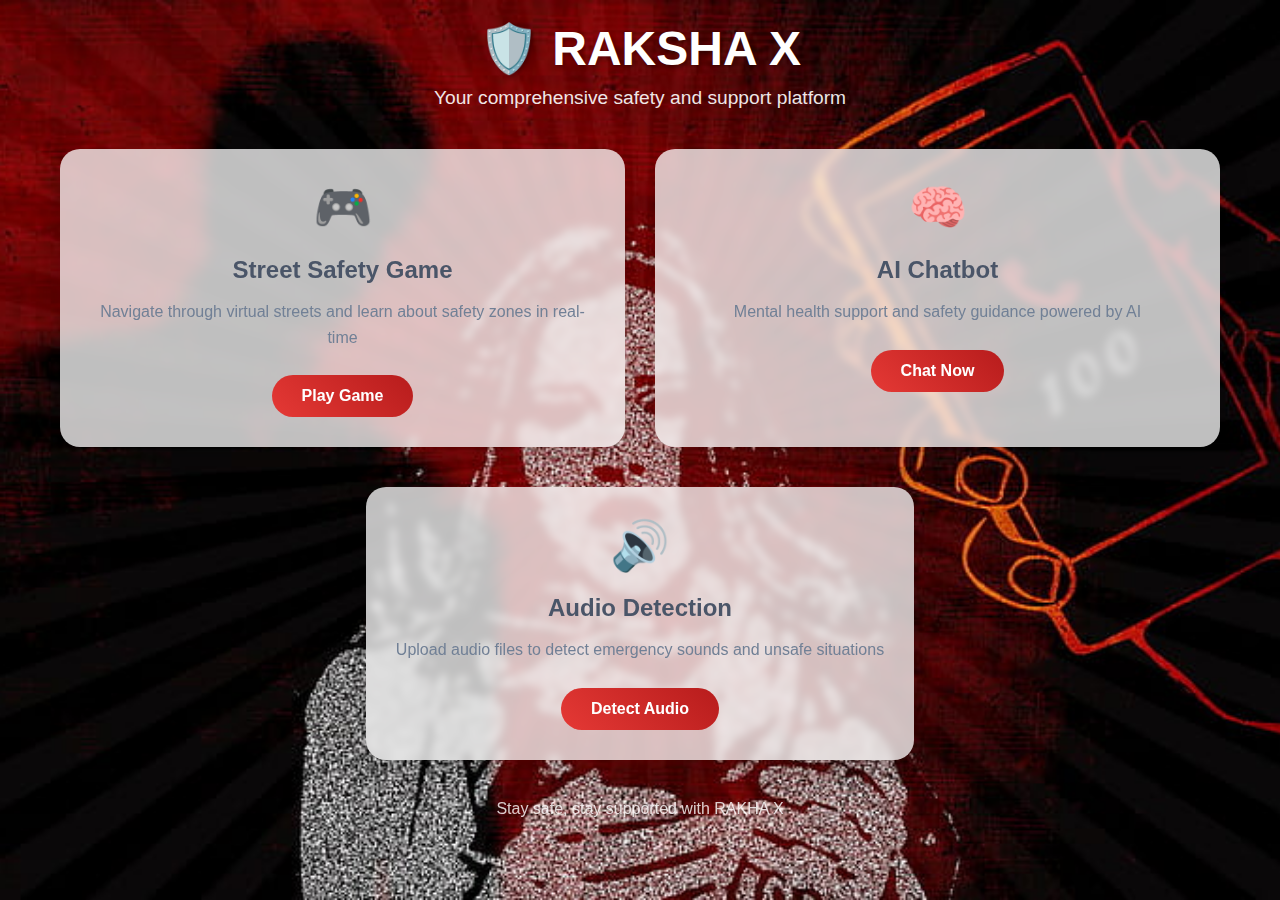
<file: templates/index.html>
<!DOCTYPE html>
<html lang="en">
<head>
    <meta charset="UTF-8">
    <meta name="viewport" content="width=device-width, initial-scale=1.0">
    <title>RAKSHA X - Safety & Support Platform</title>
    <link rel="stylesheet" href="/static/style.css">
</head>
<body>
    <div class="main-container">
        <div class="header">
            <h1>🛡️ RAKSHA X</h1>
            <p>Your comprehensive safety and support platform</p>
        </div>

        <div class="features-grid">
            <div class="feature-card">
                <div class="feature-icon">🎮</div>
                <h3>Street Safety Game</h3>
                <p>Navigate through virtual streets and learn about safety zones in real-time</p>
                <a href="/game" class="feature-btn">Play Game</a>
            </div>

            <div class="feature-card">
                <div class="feature-icon">🧠</div>
                <h3>AI Chatbot</h3>
                <p>Mental health support and safety guidance powered by AI</p>
                <a href="/chatbot" class="feature-btn">Chat Now</a>
            </div>
        </div>
        <div class="features-grid single-center">
            <div class="feature-card">
                <div class="feature-icon">🔊</div>
                <h3>Audio Detection</h3>
                <p>Upload audio files to detect emergency sounds and unsafe situations</p>
                <a href="/detect" class="feature-btn">Detect Audio</a>
            </div>
        </div>

        <div class="footer">
            <p>Stay safe, stay supported with RAKHA X</p>
        </div>
    </div>
</body>
</html>
</file>
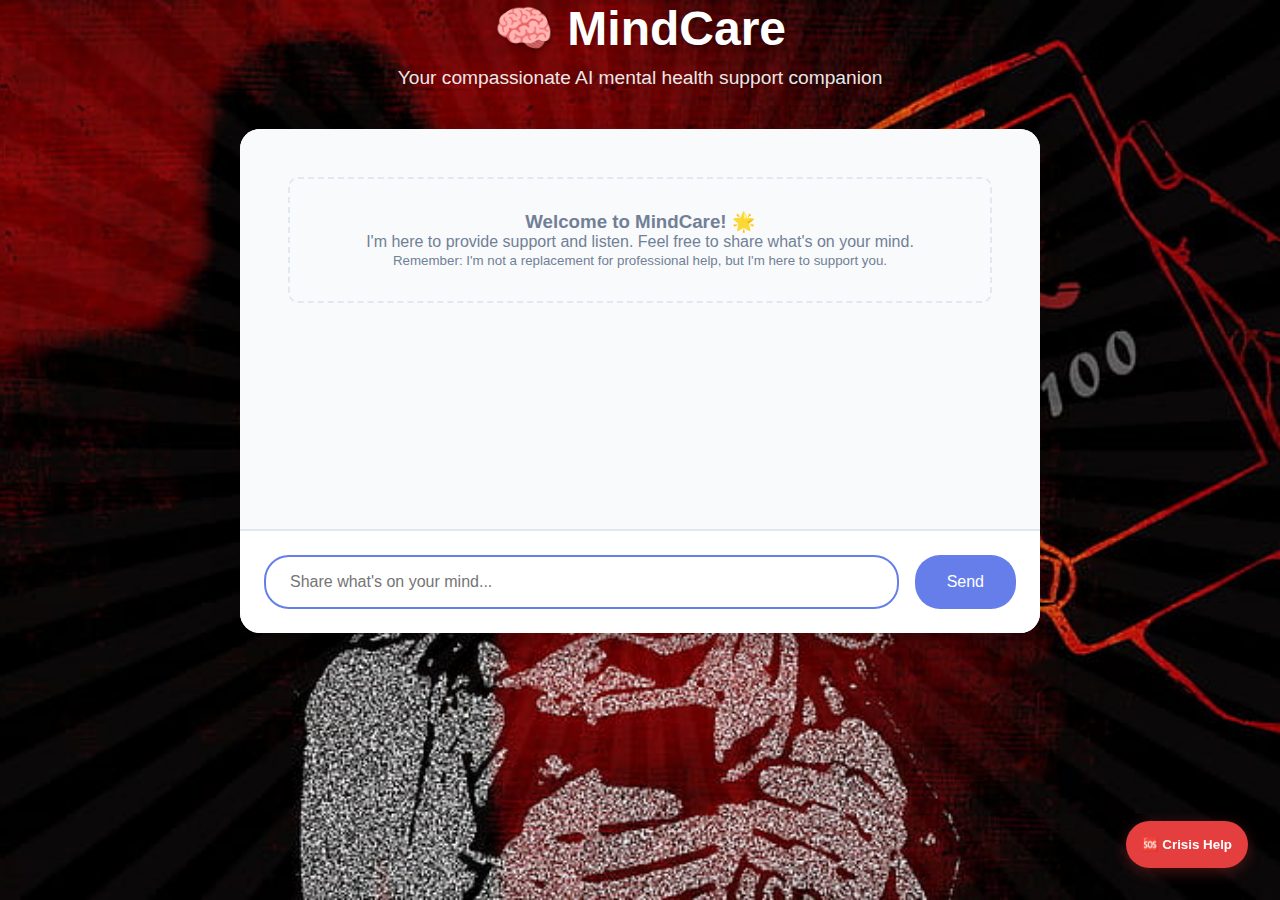
<file: STEP-4 RECOVERY/Templates/index.html>
<!DOCTYPE html>
<html lang="en">
<head>
    <meta charset="UTF-8">
    <meta name="viewport" content="width=device-width, initial-scale=1.0">
    <title>Mental Health chatbot</title>
    <link rel="stylesheet" href="/static/style.css">
</head>
<body>
    <div class="header">
        <h1>🧠 MindCare</h1>
        <p>Your compassionate AI mental health support companion</p>
    </div>

    <div class="chat-container">
        <div class="chat-messages" id="chatMessages">
            <div class="welcome-message">
                <h3>Welcome to MindCare! 🌟</h3>
                <p>I'm here to provide support and listen. Feel free to share what's on your mind.</p>
                <p><small>Remember: I'm not a replacement for professional help, but I'm here to support you.</small></p>
            </div>
        </div>
        <div class="loading" id="loading">
            MindCare is thinking... 💭
        </div>
        <div class="input-container">
            <input type="text" id="messageInput" class="message-input" 
                   placeholder="Share what's on your mind..." 
                   maxlength="500">
            <button id="sendButton" class="send-button">Send</button>
        </div>
    </div>

    <button class="crisis-button" onclick="showCrisisResources()">
        🆘 Crisis Help
    </button>

    <script src="/static/script.js"></script>
</body>
</html>
</file>
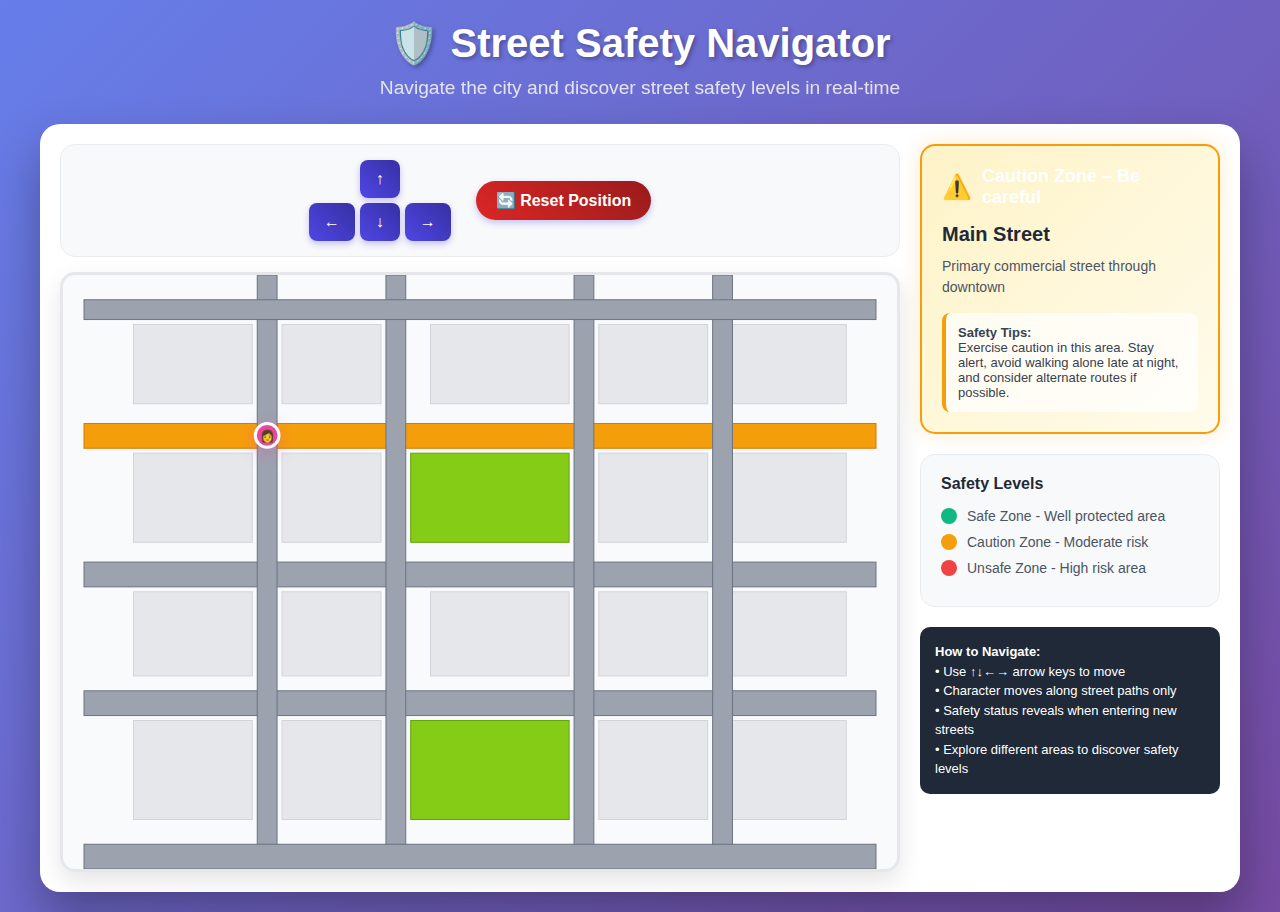
<file: Step-1 prevention/vector_street_safety_navigator.html>
<!DOCTYPE html>
<html lang="en">
<head>
    <meta charset="UTF-8">
    <meta name="viewport" content="width=device-width, initial-scale=1.0">
    <title>Street Safety Navigator - Vector Map Demo</title>
    <style>
        * {
            margin: 0;
            padding: 0;
            box-sizing: border-box;
        }

        body {
            font-family: 'Segoe UI', Tahoma, Geneva, Verdana, sans-serif;
            background: linear-gradient(135deg, #667eea 0%, #764ba2 100%);
            min-height: 100vh;
            display: flex;
            flex-direction: column;
            align-items: center;
            padding: 20px;
            color: white;
        }

        .header {
            text-align: center;
            margin-bottom: 25px;
            z-index: 1000;
        }

        .header h1 {
            font-size: 2.5em;
            margin-bottom: 10px;
            text-shadow: 2px 2px 4px rgba(0,0,0,0.3);
            color: white;
        }

        .header p {
            font-size: 1.2em;
            opacity: 0.9;
            color: #f0f0f0;
        }

        .demo-container {
            background: white;
            border-radius: 20px;
            box-shadow: 0 25px 50px rgba(0,0,0,0.3);
            padding: 20px;
            max-width: 1200px;
            width: 100%;
            display: flex;
            gap: 20px;
            position: relative;
        }

        .map-container {
            flex: 1;
            display: flex;
            flex-direction: column;
        }

        .controls {
            background: #f8f9fa;
            padding: 15px;
            border-radius: 15px;
            margin-bottom: 15px;
            display: flex;
            justify-content: center;
            align-items: center;
            gap: 10px;
            border: 1px solid #e9ecef;
        }

        .control-group {
            display: flex;
            flex-direction: column;
            align-items: center;
            gap: 5px;
        }

        .control-row {
            display: flex;
            gap: 5px;
        }

        .control-btn {
            background: linear-gradient(45deg, #4f46e5, #3730a3);
            color: white;
            border: none;
            padding: 10px 15px;
            border-radius: 8px;
            font-size: 16px;
            cursor: pointer;
            transition: all 0.2s ease;
            min-width: 40px;
            font-weight: bold;
            box-shadow: 0 3px 6px rgba(79, 70, 229, 0.3);
        }

        .control-btn:hover {
            transform: translateY(-2px);
            box-shadow: 0 5px 15px rgba(79, 70, 229, 0.4);
        }

        .reset-btn {
            background: linear-gradient(45deg, #dc2626, #991b1b);
            padding: 10px 20px;
            border-radius: 20px;
            margin-left: 15px;
        }

        .map-svg {
            width: 100%;
            height: 600px;
            border: 3px solid #e5e7eb;
            border-radius: 15px;
            background: #f8fafc;
            box-shadow: 0 10px 25px rgba(0,0,0,0.1);
        }

        .sidebar {
            width: 300px;
            display: flex;
            flex-direction: column;
            gap: 20px;
        }

        .safety-panel {
            background: linear-gradient(135deg, #f8f9fa, #e9ecef);
            border-radius: 15px;
            padding: 20px;
            border: 2px solid #dee2e6;
            min-height: 200px;
            transition: all 0.3s ease;
        }

        .safety-panel.safe {
            background: linear-gradient(135deg, #d1fae5, #ecfdf5);
            border-color: #10b981;
            box-shadow: 0 0 20px rgba(16, 185, 129, 0.2);
        }

        .safety-panel.caution {
            background: linear-gradient(135deg, #fef3c7, #fffbeb);
            border-color: #f59e0b;
            box-shadow: 0 0 20px rgba(245, 158, 11, 0.2);
        }

        .safety-panel.unsafe {
            background: linear-gradient(135deg, #fecaca, #fef2f2);
            border-color: #ef4444;
            box-shadow: 0 0 20px rgba(239, 68, 68, 0.2);
            animation: danger-pulse 2s infinite;
        }

        @keyframes danger-pulse {
            0%, 100% { box-shadow: 0 0 20px rgba(239, 68, 68, 0.2); }
            50% { box-shadow: 0 0 30px rgba(239, 68, 68, 0.4); }
        }

        .safety-status {
            display: flex;
            align-items: center;
            gap: 10px;
            font-size: 18px;
            font-weight: bold;
            margin-bottom: 15px;
        }

        .safety-icon {
            font-size: 24px;
        }

        .street-name {
            font-size: 20px;
            font-weight: bold;
            color: #1f2937;
            margin-bottom: 10px;
        }

        .safety-description {
            font-size: 14px;
            color: #4b5563;
            line-height: 1.5;
            margin-bottom: 15px;
        }

        .safety-tips {
            background: rgba(255, 255, 255, 0.7);
            padding: 12px;
            border-radius: 8px;
            font-size: 13px;
            color: #374151;
            border-left: 4px solid;
        }

        .safety-tips.safe { border-left-color: #10b981; }
        .safety-tips.caution { border-left-color: #f59e0b; }
        .safety-tips.unsafe { border-left-color: #ef4444; }

        .legend {
            background: #f8f9fa;
            border-radius: 15px;
            padding: 20px;
            border: 1px solid #e9ecef;
        }

        .legend h3 {
            color: #1f2937;
            margin-bottom: 15px;
            font-size: 16px;
        }

        .legend-item {
            display: flex;
            align-items: center;
            gap: 10px;
            margin-bottom: 10px;
            font-size: 14px;
            color: #4b5563;
        }

        .legend-dot {
            width: 16px;
            height: 16px;
            border-radius: 50%;
        }

        .safe-dot { background: #10b981; }
        .caution-dot { background: #f59e0b; }
        .unsafe-dot { background: #ef4444; }

        .instructions {
            background: #1f2937;
            color: white;
            padding: 15px;
            border-radius: 10px;
            font-size: 13px;
            line-height: 1.5;
        }

        /* Street styles */
        .street {
            fill: #9ca3af;
            stroke: #6b7280;
            stroke-width: 1;
            cursor: pointer;
            transition: all 0.3s ease;
        }

        .street.visited.safe {
            fill: #10b981;
            stroke: #059669;
        }

        .street.visited.caution {
            fill: #f59e0b;
            stroke: #d97706;
        }

        .street.visited.unsafe {
            fill: #ef4444;
            stroke: #dc2626;
        }

        .building {
            fill: #e5e7eb;
            stroke: #d1d5db;
            stroke-width: 1;
        }

        .park {
            fill: #84cc16;
            stroke: #65a30d;
            stroke-width: 1;
        }

        .character {
            fill: #ec4899;
            stroke: white;
            stroke-width: 3;
            filter: drop-shadow(0 4px 8px rgba(236, 72, 153, 0.4));
            animation: character-glow 3s infinite;
        }

        @keyframes character-glow {
            0%, 100% { filter: drop-shadow(0 4px 8px rgba(236, 72, 153, 0.4)); }
            50% { filter: drop-shadow(0 6px 15px rgba(236, 72, 153, 0.6)); }
        }

        .initial-message {
            text-align: center;
            color: #6b7280;
            font-style: italic;
            padding: 30px;
        }

        @media (max-width: 768px) {
            .demo-container {
                flex-direction: column;
                padding: 15px;
            }
            .sidebar {
                width: 100%;
            }
            .header h1 {
                font-size: 2em;
            }
            .map-svg {
                height: 400px;
            }
        }
    </style>
</head>
<body>
    <div class="header">
        <h1>🛡️ Street Safety Navigator</h1>
        <p>Navigate the city and discover street safety levels in real-time</p>
    </div>

    <div class="demo-container">
        <div class="map-container">
            <div class="controls">
                <div class="control-group">
                    <div class="control-row">
                        <button class="control-btn" onclick="moveCharacter('up')">↑</button>
                    </div>
                    <div class="control-row">
                        <button class="control-btn" onclick="moveCharacter('left')">←</button>
                        <button class="control-btn" onclick="moveCharacter('down')">↓</button>
                        <button class="control-btn" onclick="moveCharacter('right')">→</button>
                    </div>
                </div>
                <button class="control-btn reset-btn" onclick="resetCharacter()">🔄 Reset Position</button>
            </div>

            <svg class="map-svg" id="mapSvg" viewBox="0 0 800 600">
                <!-- Background -->
                <rect width="800" height="600" fill="#f8fafc"/>
                
                <!-- Buildings (gray blocks) -->
                <rect x="50" y="50" width="120" height="80" class="building"/>
                <rect x="200" y="50" width="100" height="80" class="building"/>
                <rect x="350" y="50" width="140" height="80" class="building"/>
                <rect x="520" y="50" width="110" height="80" class="building"/>
                <rect x="650" y="50" width="120" height="80" class="building"/>
                
                <rect x="50" y="180" width="120" height="90" class="building"/>
                <rect x="200" y="180" width="100" height="90" class="building"/>
                <rect x="520" y="180" width="110" height="90" class="building"/>
                <rect x="650" y="180" width="120" height="90" class="building"/>
                
                <rect x="50" y="320" width="120" height="85" class="building"/>
                <rect x="200" y="320" width="100" height="85" class="building"/>
                <rect x="350" y="320" width="140" height="85" class="building"/>
                <rect x="520" y="320" width="110" height="85" class="building"/>
                <rect x="650" y="320" width="120" height="85" class="building"/>
                
                <rect x="50" y="450" width="120" height="100" class="building"/>
                <rect x="200" y="450" width="100" height="100" class="building"/>
                <rect x="520" y="450" width="110" height="100" class="building"/>
                <rect x="650" y="450" width="120" height="100" class="building"/>
                
                <!-- Parks (green areas) -->
                <rect x="330" y="180" width="160" height="90" class="park"/>
                <rect x="330" y="450" width="160" height="100" class="park"/>
                
                <!-- Streets (horizontal) -->
                <rect x="0" y="150" width="800" height="25" class="street" data-street="Main Street" data-safety="safe"/>
                <rect x="0" y="290" width="800" height="25" class="street" data-street="Central Avenue" data-safety="caution"/>
                <rect x="0" y="420" width="800" height="25" class="street" data-street="Oak Boulevard" data-safety="unsafe"/>
                
                <!-- Streets (vertical) -->
                <rect x="175" y="0" width="20" height="600" class="street" data-street="First Street" data-safety="safe"/>
                <rect x="305" y="0" width="20" height="600" class="street" data-street="Second Street" data-safety="caution"/>
                <rect x="495" y="0" width="20" height="600" class="street" data-street="Third Street" data-safety="unsafe"/>
                <rect x="635" y="0" width="20" height="600" class="street" data-street="Fourth Street" data-safety="safe"/>
                
                <!-- Additional connecting streets -->
                <rect x="0" y="25" width="800" height="20" class="street" data-street="North Road" data-safety="caution"/>
                <rect x="0" y="575" width="800" height="25" class="street" data-street="South Street" data-safety="unsafe"/>
                
                <!-- Character (female icon) -->
                <circle id="character" cx="185" cy="162" r="12" class="character"/>
                <text x="185" y="167" text-anchor="middle" fill="white" font-size="12" font-weight="bold" pointer-events="none">👩</text>
            </svg>
        </div>

        <div class="sidebar">
            <div class="safety-panel" id="safetyPanel">
                <div class="initial-message">
                    <h3>🚶‍♀️ Start Exploring</h3>
                    <p>Use arrow keys to navigate through the streets. Safety information will be revealed as you explore different areas.</p>
                </div>
            </div>

            <div class="legend">
                <h3>Safety Levels</h3>
                <div class="legend-item">
                    <div class="legend-dot safe-dot"></div>
                    <span>Safe Zone - Well protected area</span>
                </div>
                <div class="legend-item">
                    <div class="legend-dot caution-dot"></div>
                    <span>Caution Zone - Moderate risk</span>
                </div>
                <div class="legend-item">
                    <div class="legend-dot unsafe-dot"></div>
                    <span>Unsafe Zone - High risk area</span>
                </div>
            </div>

            <div class="instructions">
                <strong>How to Navigate:</strong><br>
                • Use ↑↓←→ arrow keys to move<br>
                • Character moves along street paths only<br>
                • Safety status reveals when entering new streets<br>
                • Explore different areas to discover safety levels
            </div>
        </div>
    </div>

    <script>
        class StreetSafetyNavigator {
            constructor() {
                this.character = document.getElementById('character');
                this.characterText = this.character.nextElementSibling;
                this.safetyPanel = document.getElementById('safetyPanel');
                
                this.currentX = 185;
                this.currentY = 162;
                this.currentStreet = null;
                this.visitedStreets = new Set();
                this.moveStep = 15;

                // Street data with randomized safety (hidden initially)
                this.streets = {
                    "Main Street": {
                        safety: this.getRandomSafety(),
                        description: "Primary commercial street through downtown",
                        bounds: { minX: 0, maxX: 800, minY: 150, maxY: 175 }
                    },
                    "Central Avenue": {
                        safety: this.getRandomSafety(),
                        description: "Mixed residential and commercial area",
                        bounds: { minX: 0, maxX: 800, minY: 290, maxY: 315 }
                    },
                    "Oak Boulevard": {
                        safety: this.getRandomSafety(),
                        description: "Residential street with tree-lined sidewalks",
                        bounds: { minX: 0, maxX: 800, minY: 420, maxY: 445 }
                    },
                    "First Street": {
                        safety: this.getRandomSafety(),
                        description: "Historic district with vintage shops",
                        bounds: { minX: 175, maxX: 195, minY: 0, maxY: 600 }
                    },
                    "Second Street": {
                        safety: this.getRandomSafety(),
                        description: "Business district with office buildings",
                        bounds: { minX: 305, maxX: 325, minY: 0, maxY: 600 }
                    },
                    "Third Street": {
                        safety: this.getRandomSafety(),
                        description: "Quiet residential area",
                        bounds: { minX: 495, maxX: 515, minY: 0, maxY: 600 }
                    },
                    "Fourth Street": {
                        safety: this.getRandomSafety(),
                        description: "Entertainment district with restaurants",
                        bounds: { minX: 635, maxX: 655, minY: 0, maxY: 600 }
                    },
                    "North Road": {
                        safety: this.getRandomSafety(),
                        description: "Northern perimeter road",
                        bounds: { minX: 0, maxX: 800, minY: 25, maxY: 45 }
                    },
                    "South Street": {
                        safety: this.getRandomSafety(),
                        description: "Southern industrial area",
                        bounds: { minX: 0, maxX: 800, minY: 575, maxY: 600 }
                    }
                };

                this.setupEventListeners();
                this.checkCurrentStreet();
            }

            getRandomSafety() {
                const safetyLevels = ['safe', 'caution', 'unsafe'];
                return safetyLevels[Math.floor(Math.random() * safetyLevels.length)];
            }

            setupEventListeners() {
                document.addEventListener('keydown', (e) => {
                    e.preventDefault();
                    switch(e.key) {
                        case 'ArrowUp': this.moveCharacter('up'); break;
                        case 'ArrowDown': this.moveCharacter('down'); break;
                        case 'ArrowLeft': this.moveCharacter('left'); break;
                        case 'ArrowRight': this.moveCharacter('right'); break;
                    }
                });
            }

            moveCharacter(direction) {
                let newX = this.currentX;
                let newY = this.currentY;

                switch(direction) {
                    case 'up':
                        newY -= this.moveStep;
                        break;
                    case 'down':
                        newY += this.moveStep;
                        break;
                    case 'left':
                        newX -= this.moveStep;
                        break;
                    case 'right':
                        newX += this.moveStep;
                        break;
                }

                // Check if new position is on a valid street
                const streetAtPosition = this.getStreetAtPosition(newX, newY);
                
                if (streetAtPosition && this.isValidPosition(newX, newY)) {
                    this.currentX = newX;
                    this.currentY = newY;
                    this.updateCharacterPosition();
                    
                    // Check if we entered a new street
                    if (this.currentStreet !== streetAtPosition) {
                        this.currentStreet = streetAtPosition;
                        this.revealStreetSafety(streetAtPosition);
                    }
                }
            }

            isValidPosition(x, y) {
                // Keep character within map bounds
                return x >= 10 && x <= 790 && y >= 10 && y <= 590;
            }

            getStreetAtPosition(x, y) {
                for (const [streetName, data] of Object.entries(this.streets)) {
                    const bounds = data.bounds;
                    if (x >= bounds.minX && x <= bounds.maxX && 
                        y >= bounds.minY && y <= bounds.maxY) {
                        return streetName;
                    }
                }
                return null;
            }

            updateCharacterPosition() {
                this.character.setAttribute('cx', this.currentX);
                this.character.setAttribute('cy', this.currentY);
                this.characterText.setAttribute('x', this.currentX);
                this.characterText.setAttribute('y', this.currentY + 5);
            }

            revealStreetSafety(streetName) {
                const streetData = this.streets[streetName];
                if (!streetData) return;

                // Mark street as visited and color it
                if (!this.visitedStreets.has(streetName)) {
                    this.visitedStreets.add(streetName);
                    this.colorVisitedStreet(streetName, streetData.safety);
                }

                this.updateSafetyPanel(streetName, streetData);
            }

            colorVisitedStreet(streetName, safety) {
                const streetElements = document.querySelectorAll(`[data-street="${streetName}"]`);
                streetElements.forEach(element => {
                    element.classList.add('visited', safety);
                });
            }

            updateSafetyPanel(streetName, streetData) {
                const { safety, description } = streetData;
                
                const safetyInfo = {
                    safe: {
                        icon: '✅',
                        status: 'Safe Zone',
                        message: 'Street is safe',
                        tips: 'This area has good lighting, regular foot traffic, and security presence. Safe for walking at all times.'
                    },
                    caution: {
                        icon: '⚠️',
                        status: 'Caution Zone',
                        message: 'Be careful',
                        tips: 'Exercise caution in this area. Stay alert, avoid walking alone late at night, and consider alternate routes if possible.'
                    },
                    unsafe: {
                        icon: '🚨',
                        status: 'Unsafe Zone',
                        message: 'Danger detected',
                        tips: 'HIGH RISK AREA: Poor lighting, isolated location, or recent incidents reported. Avoid if possible, especially after dark.'
                    }
                };

                const info = safetyInfo[safety];
                
                this.safetyPanel.className = `safety-panel ${safety}`;
                this.safetyPanel.innerHTML = `
                    <div class="safety-status">
                        <span class="safety-icon">${info.icon}</span>
                        <span>${info.status} – ${info.message}</span>
                    </div>
                    <div class="street-name">${streetName}</div>
                    <div class="safety-description">${description}</div>
                    <div class="safety-tips ${safety}">
                        <strong>Safety Tips:</strong><br>
                        ${info.tips}
                    </div>
                `;
            }

            checkCurrentStreet() {
                const streetAtPosition = this.getStreetAtPosition(this.currentX, this.currentY);
                if (streetAtPosition) {
                    this.currentStreet = streetAtPosition;
                    this.revealStreetSafety(streetAtPosition);
                }
            }

            resetCharacter() {
                // Reset to starting position
                this.currentX = 185;
                this.currentY = 162;
                this.currentStreet = null;
                
                // Clear visited streets
                this.visitedStreets.clear();
                
                // Reset street colors
                const visitedStreets = document.querySelectorAll('.street.visited');
                visitedStreets.forEach(street => {
                    street.classList.remove('visited', 'safe', 'caution', 'unsafe');
                });
                
                // Re-randomize safety levels
                Object.keys(this.streets).forEach(streetName => {
                    this.streets[streetName].safety = this.getRandomSafety();
                });
                
                // Reset panel
                this.safetyPanel.className = 'safety-panel';
                this.safetyPanel.innerHTML = `
                    <div class="initial-message">
                        <h3>🚶‍♀️ Start Exploring</h3>
                        <p>Use arrow keys to navigate through the streets. Safety information will be revealed as you explore different areas.</p>
                    </div>
                `;
                
                this.updateCharacterPosition();
                this.checkCurrentStreet();
            }
        }

        // Initialize the navigator
        const navigator = new StreetSafetyNavigator();

        // Global functions for button controls
        function moveCharacter(direction) {
            navigator.moveCharacter(direction);
        }

        function resetCharacter() {
            navigator.resetCharacter();
        }
    </script>
</body>
</html>
</file>
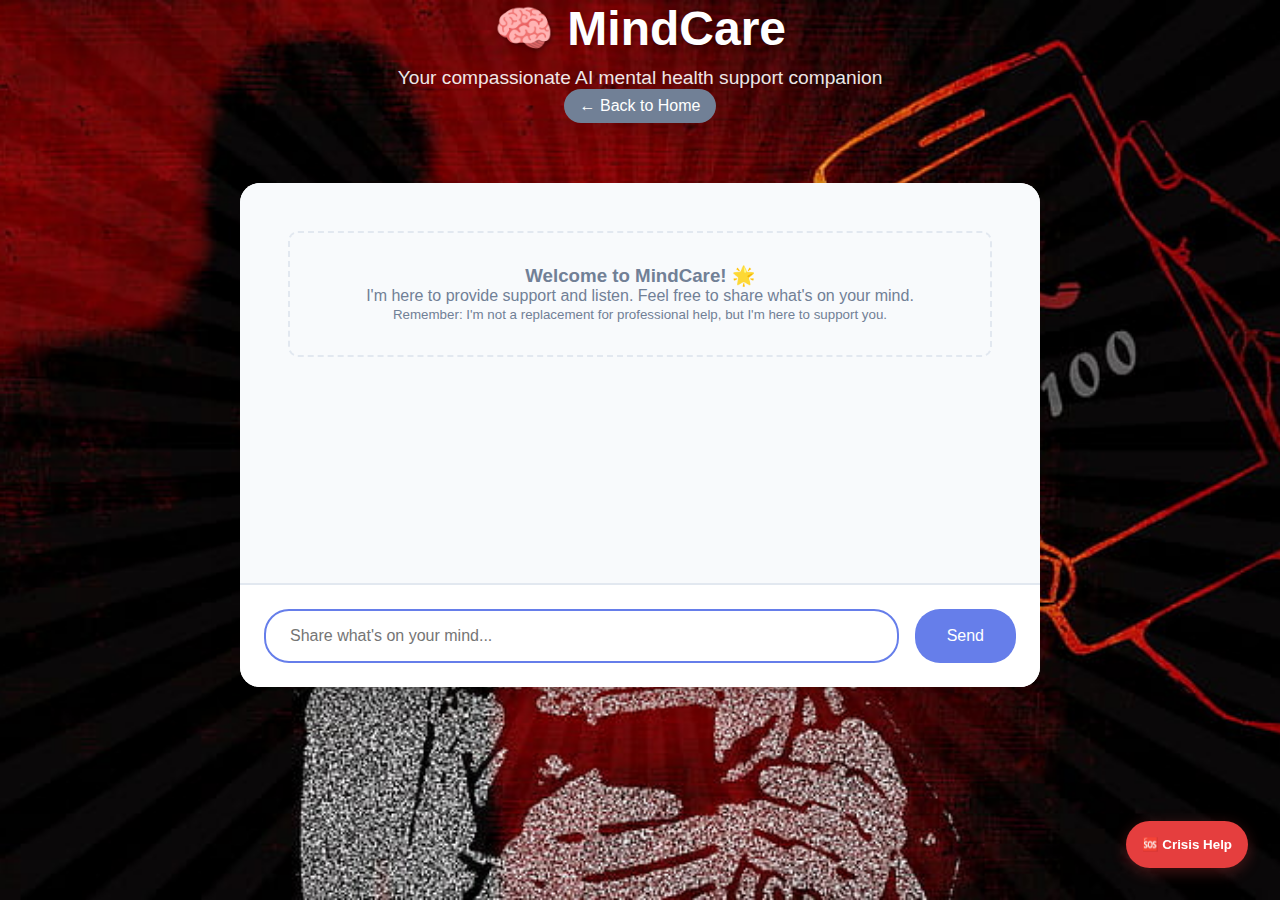
<file: templates/chatbot.html>
<!DOCTYPE html>
<html lang="en">
<head>
    <meta charset="UTF-8">
    <meta name="viewport" content="width=device-width, initial-scale=1.0">
    <title>AI Chatbot - RAKSHA X</title>
    <link rel="stylesheet" href="/static/style.css">
</head>
<body>
    <div class="header">
        <h1>🧠 MindCare</h1>
        <p>Your compassionate AI mental health support companion</p>
        <a href="/" class="back-btn">← Back to Home</a>
    </div>

    <div class="chat-container">
        <div class="chat-messages" id="chatMessages">
            <div class="welcome-message">
                <h3>Welcome to MindCare! 🌟</h3>
                <p>I'm here to provide support and listen. Feel free to share what's on your mind.</p>
                <p><small>Remember: I'm not a replacement for professional help, but I'm here to support you.</small></p>
            </div>
        </div>
        <div class="loading" id="loading">
            MindCare is thinking... 💭
        </div>
        <div class="input-container">
            <input type="text" id="messageInput" class="message-input" 
                   placeholder="Share what's on your mind..." 
                   maxlength="500">
            <button id="sendButton" class="send-button">Send</button>
        </div>
    </div>

    <button class="crisis-button" onclick="showCrisisResources()">
        🆘 Crisis Help
    </button>

    <script src="/static/script.js"></script>
</body>
</html>
</file>
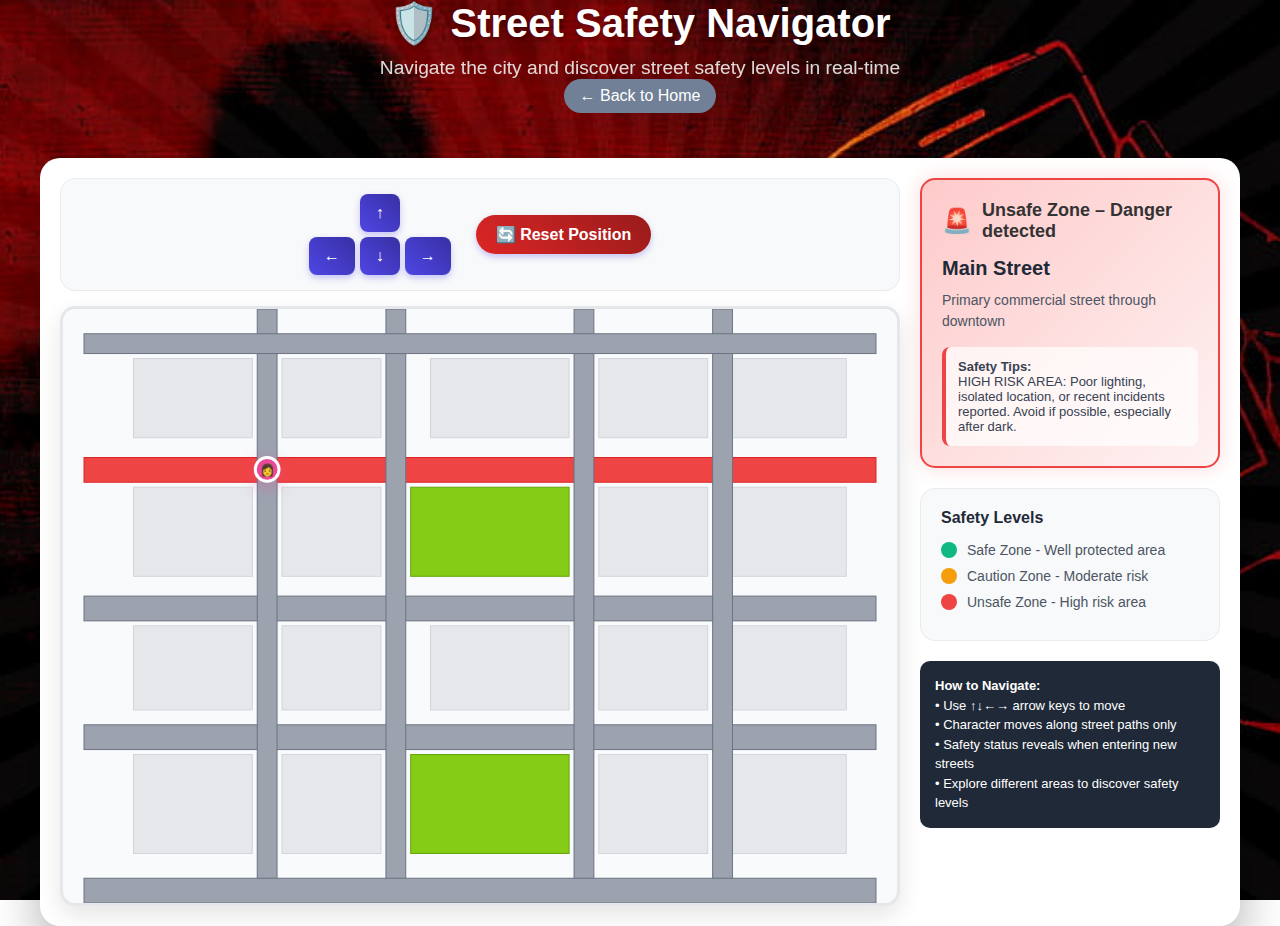
<file: templates/game.html>
<!DOCTYPE html>
<html lang="en">
<head>
    <meta charset="UTF-8">
    <meta name="viewport" content="width=device-width, initial-scale=1.0">
    <title>Street Safety Navigator - RAKSHA X</title>
    <link rel="stylesheet" href="/static/style.css">
    <link rel="stylesheet" href="/static/game.css">
</head>
<body>
    <div class="game-header">
        <h1>🛡️ Street Safety Navigator</h1>
        <p>Navigate the city and discover street safety levels in real-time</p>
        <a href="/" class="back-btn">← Back to Home</a>
    </div>

    <div class="demo-container">
        <div class="map-container">
            <div class="controls">
                <div class="control-group">
                    <div class="control-row">
                        <button class="control-btn" onclick="moveCharacter('up')">↑</button>
                    </div>
                    <div class="control-row">
                        <button class="control-btn" onclick="moveCharacter('left')">←</button>
                        <button class="control-btn" onclick="moveCharacter('down')">↓</button>
                        <button class="control-btn" onclick="moveCharacter('right')">→</button>
                    </div>
                </div>
                <button class="control-btn reset-btn" onclick="resetCharacter()">🔄 Reset Position</button>
            </div>

            <svg class="map-svg" id="mapSvg" viewBox="0 0 800 600">
                <!-- Background -->
                <rect width="800" height="600" fill="#f8fafc"/>
                
                <!-- Buildings (gray blocks) -->
                <rect x="50" y="50" width="120" height="80" class="building"/>
                <rect x="200" y="50" width="100" height="80" class="building"/>
                <rect x="350" y="50" width="140" height="80" class="building"/>
                <rect x="520" y="50" width="110" height="80" class="building"/>
                <rect x="650" y="50" width="120" height="80" class="building"/>
                
                <rect x="50" y="180" width="120" height="90" class="building"/>
                <rect x="200" y="180" width="100" height="90" class="building"/>
                <rect x="520" y="180" width="110" height="90" class="building"/>
                <rect x="650" y="180" width="120" height="90" class="building"/>
                
                <rect x="50" y="320" width="120" height="85" class="building"/>
                <rect x="200" y="320" width="100" height="85" class="building"/>
                <rect x="350" y="320" width="140" height="85" class="building"/>
                <rect x="520" y="320" width="110" height="85" class="building"/>
                <rect x="650" y="320" width="120" height="85" class="building"/>
                
                <rect x="50" y="450" width="120" height="100" class="building"/>
                <rect x="200" y="450" width="100" height="100" class="building"/>
                <rect x="520" y="450" width="110" height="100" class="building"/>
                <rect x="650" y="450" width="120" height="100" class="building"/>
                
                <!-- Parks (green areas) -->
                <rect x="330" y="180" width="160" height="90" class="park"/>
                <rect x="330" y="450" width="160" height="100" class="park"/>
                
                <!-- Streets (horizontal) -->
                <rect x="0" y="150" width="800" height="25" class="street" data-street="Main Street" data-safety="safe"/>
                <rect x="0" y="290" width="800" height="25" class="street" data-street="Central Avenue" data-safety="caution"/>
                <rect x="0" y="420" width="800" height="25" class="street" data-street="Oak Boulevard" data-safety="unsafe"/>
                
                <!-- Streets (vertical) -->
                <rect x="175" y="0" width="20" height="600" class="street" data-street="First Street" data-safety="safe"/>
                <rect x="305" y="0" width="20" height="600" class="street" data-street="Second Street" data-safety="caution"/>
                <rect x="495" y="0" width="20" height="600" class="street" data-street="Third Street" data-safety="unsafe"/>
                <rect x="635" y="0" width="20" height="600" class="street" data-street="Fourth Street" data-safety="safe"/>
                
                <!-- Additional connecting streets -->
                <rect x="0" y="25" width="800" height="20" class="street" data-street="North Road" data-safety="caution"/>
                <rect x="0" y="575" width="800" height="25" class="street" data-street="South Street" data-safety="unsafe"/>
                
                <!-- Character (female icon) -->
                <circle id="character" cx="185" cy="162" r="12" class="character"/>
                <text x="185" y="167" text-anchor="middle" fill="white" font-size="12" font-weight="bold" pointer-events="none">👩</text>
            </svg>
        </div>

        <div class="sidebar">
            <div class="safety-panel" id="safetyPanel">
                <div class="initial-message">
                    <h3>🚶‍♀️ Start Exploring</h3>
                    <p>Use arrow keys to navigate through the streets. Safety information will be revealed as you explore different areas.</p>
                </div>
            </div>

            <div class="legend">
                <h3>Safety Levels</h3>
                <div class="legend-item">
                    <div class="legend-dot safe-dot"></div>
                    <span>Safe Zone - Well protected area</span>
                </div>
                <div class="legend-item">
                    <div class="legend-dot caution-dot"></div>
                    <span>Caution Zone - Moderate risk</span>
                </div>
                <div class="legend-item">
                    <div class="legend-dot unsafe-dot"></div>
                    <span>Unsafe Zone - High risk area</span>
                </div>
            </div>

            <div class="instructions">
                <strong>How to Navigate:</strong><br>
                • Use ↑↓←→ arrow keys to move<br>
                • Character moves along street paths only<br>
                • Safety status reveals when entering new streets<br>
                • Explore different areas to discover safety levels
            </div>
        </div>
    </div>

    <script src="/static/game.js"></script>
</body>
</html>
</file>
<file: static/style.css>
/* =============== MAIN STYLES =============== */
* {
    margin: 0;
    padding: 0;
    box-sizing: border-box;
}

body {
    font-family: 'Segoe UI', Tahoma, Geneva, Verdana, sans-serif;
    background:url('/static/background.jpg') no-repeat center center fixed;
    background-size: cover;
    min-height: 100vh;
    color: #333;
}

/* =============== MAIN CONTAINER =============== */
.main-container {
    max-width: 1200px;
    margin: 0 auto;
    padding: 20px;
}

.header {
    text-align: center;
    margin-bottom: 40px;
    color: white;
}

.header h1 {
    font-size: 3rem;
    margin-bottom: 10px;
    text-shadow: 2px 2px 4px rgba(0,0,0,0.3);
}

.header p {
    font-size: 1.2rem;
    opacity: 0.9;
}

/* =============== FEATURES GRID =============== */
.features-grid {
    display: grid;
    grid-template-columns: repeat(auto-fit, minmax(280px, 1fr));
    gap: 30px;
    margin-bottom: 40px;
}

.features-grid.single-center {
    display: flex;
    justify-content: center;
    align-items: flex-start;
    margin-bottom: 40px;
}


.features-grid.single-center {
    display: flex;
    justify-content: center;
    align-items: flex-start;
    margin-bottom: 40px;
}

.feature-card {
    background: rgba(255, 255, 255, 0.75);
    padding: 30px;
    border-radius: 20px;
    box-shadow: 0 10px 30px rgba(0,0,0,0.2);
    text-align: center;
    transition: transform 0.3s ease;
    backdrop-filter: blur(4px);
    -webkit-backdrop-filter: blur(4px);
}

.feature-card:hover {
    transform: translateY(-5px);
}

.feature-icon {
    font-size: 3rem;
    margin-bottom: 20px;
}

.feature-card h3 {
    font-size: 1.5rem;
    margin-bottom: 15px;
    color: #4a5568;
}

.feature-card p {
    color: #718096;
    margin-bottom: 25px;
    line-height: 1.6;
}

.feature-btn {
    display: inline-block;
    background: linear-gradient(45deg, #e53935, #b71c1c);
    color: white;
    padding: 12px 30px;
    border-radius: 25px;
    text-decoration: none;
    font-weight: bold;
    transition: all 0.3s ease;
}

.feature-btn:hover {
    transform: translateY(-2px);
    box-shadow: 0 5px 15px rgba(102, 126, 234, 0.4);
}

/* =============== CONTAINER STYLES =============== */
.container {
    background: white;
    padding: 30px;
    border-radius: 15px;
    box-shadow: 0 8px 20px rgba(0,0,0,0.15);
    text-align: center;
    width: 450px;
    max-width: 95vw;
    margin: 20px auto;
}

.brand {
    font-family: 'Poppins', Arial, sans-serif;
    font-size: 2.1rem;
    font-weight: 800;
    letter-spacing: 2px;
    color: #667eea;
    margin-bottom: 10px;
    text-shadow: 0 2px 8px rgba(102, 126, 234, 0.3);
}

/* =============== BUTTONS =============== */
.btn {
    display: block;
    width: 100%;
    padding: 12px;
    margin: 10px 0;
    font-size: 16px;
    border: none;
    border-radius: 8px;
    cursor: pointer;
    font-weight: bold;
    transition: all 0.3s ease;
    background: #667eea;
    color: white;
    text-decoration: none;
}

.btn:hover {
    opacity: 0.8;
    transform: translateY(-2px);
}

.btn-police {
    background: #e53e3e;
}

.btn-location {
    background: #f59e0b;
}

.btn-whatsapp {
    background: #10b981;
}

.back-btn {
    display: inline-block;
    background: #718096;
    color: white;
    padding: 8px 16px;
    border-radius: 20px;
    text-decoration: none;
    margin-bottom: 20px;
    transition: all 0.3s ease;
}

.back-btn:hover {
    background: #4a5568;
    transform: translateY(-2px);
}

/* =============== FORM STYLES =============== */
input[type=file] {
    margin: 10px 0;
    padding: 10px;
    border: 2px dashed #cbd5e0;
    border-radius: 8px;
    background: #f7fafc;
    width: 100%;
}

input[type=submit] {
    background: #4CAF50;
    color: white;
    border: none;
    padding: 10px 20px;
    border-radius: 8px;
    cursor: pointer;
    font-size: 14px;
}

input[type=submit]:hover {
    background: #45a049;
}

/* =============== ALERT STYLES =============== */
.map-unsafe {
    color: #e53e3e;
    font-weight: bold;
    font-size: 18px;
    background: #fed7d7;
    padding: 15px;
    border-radius: 8px;
    border-left: 4px solid #e53e3e;
}

.map-safe {
    color: #10b981;
    font-weight: bold;
    font-size: 18px;
    background: #d1fae5;
    padding: 15px;
    border-radius: 8px;
    border-left: 4px solid #10b981;
}

/* =============== LISTS =============== */
ul {
    list-style: none;
    padding: 0;
    text-align: left;
}

li {
    background: #f4f4f4;
    margin: 5px 0;
    padding: 8px;
    border-radius: 6px;
    text-align: left;
}

/* =============== CHATBOT STYLES =============== */
.chat-container {
    flex: 1;
    display: flex;
    flex-direction: column;
    max-width: 800px;
    width: 100%;
    margin: 2rem auto;
    background: white;
    border-radius: 20px;
    box-shadow: 0 10px 30px rgba(0, 0, 0, 0.2);
    overflow: hidden;
}

.chat-messages {
    flex: 1;
    padding: 2rem;
    overflow-y: auto;
    min-height: 400px;
    max-height: 500px;
    background: #f8fafc;
}

.message {
    margin-bottom: 1.5rem;
    display: flex;
    align-items: flex-start;
}

.message.user {
    flex-direction: row-reverse;
}

.message-content {
    max-width: 70%;
    padding: 1rem 1.5rem;
    border-radius: 20px;
    line-height: 1.5;
}

.message.user .message-content {
    background: #667eea;
    color: white;
    border-bottom-right-radius: 5px;
}

.message.bot .message-content {
    background: white;
    color: #4a5568;
    border: 2px solid #e2e8f0;
    border-bottom-left-radius: 5px;
}

.avatar {
    width: 40px;
    height: 40px;
    border-radius: 50%;
    margin: 0 1rem;
    display: flex;
    align-items: center;
    justify-content: center;
    font-weight: bold;
    font-size: 1.2rem;
}

.message.user .avatar {
    background: #4c51bf;
    color: white;
}

.message.bot .avatar {
    background: #48bb78;
    color: white;
}

.input-container {
    padding: 1.5rem;
    background: white;
    border-top: 2px solid #e2e8f0;
    display: flex;
    gap: 1rem;
}

.message-input {
    flex: 1;
    padding: 1rem 1.5rem;
    border: 2px solid #e2e8f0;
    border-radius: 25px;
    font-size: 1rem;
    outline: none;
    transition: border-color 0.3s;
}

.message-input:focus {
    border-color: #667eea;
}

.send-button {
    padding: 1rem 2rem;
    background: #667eea;
    color: white;
    border: none;
    border-radius: 25px;
    font-size: 1rem;
    cursor: pointer;
    transition: background 0.3s;
}

.send-button:hover:not(:disabled) {
    background: #5a67d8;
}

.send-button:disabled {
    background: #a0aec0;
    cursor: not-allowed;
}

.loading {
    display: none;
    text-align: center;
    color: #718096;
    font-style: italic;
    padding: 1rem;
}

.crisis-button {
    position: fixed;
    bottom: 2rem;
    right: 2rem;
    background: #e53e3e;
    color: white;
    padding: 1rem;
    border-radius: 50px;
    border: none;
    cursor: pointer;
    font-weight: bold;
    box-shadow: 0 4px 15px rgba(229, 62, 62, 0.3);
    transition: all 0.3s;
}

.crisis-button:hover {
    background: #c53030;
    transform: translateY(-2px);
}

.welcome-message {
    text-align: center;
    color: #718096;
    padding: 2rem;
    border: 2px dashed #e2e8f0;
    border-radius: 10px;
    margin: 1rem;
}

/* =============== EMERGENCY OPTIONS =============== */
.emergency-options {
    margin-top: 20px;
}

.emergency-options h3 {
    margin-bottom: 15px;
    color: #4a5568;
}

/* =============== FOOTER =============== */
.footer {
    text-align: center;
    color: white;
    margin-top: 40px;
    opacity: 0.8;
}

/* =============== EMERGENCY ALERT STYLES =============== */
.emergency-alert {
    background: linear-gradient(135deg, #ff6b6b, #ee5a24);
    color: white;
    padding: 25px;
    border-radius: 15px;
    text-align: center;
    margin: 20px 0;
    animation: emergency-pulse 1s infinite;
    box-shadow: 0 10px 25px rgba(255, 107, 107, 0.3);
}

.model-warning {
    background: linear-gradient(135deg, #f59e0b, #d97706);
    color: white;
    padding: 20px;
    border-radius: 15px;
    text-align: center;
    margin: 20px 0;
    box-shadow: 0 5px 15px rgba(245, 158, 11, 0.3);
}

.model-warning h4 {
    font-size: 1.3rem;
    margin-bottom: 10px;
}

.model-warning p {
    margin-bottom: 10px;
    opacity: 0.9;
}

.emergency-alert h3 {
    font-size: 1.8rem;
    margin-bottom: 15px;
    text-shadow: 2px 2px 4px rgba(0,0,0,0.3);
}

.emergency-alert p {
    font-size: 1.1rem;
    margin-bottom: 10px;
}

.redirect-countdown {
    font-size: 1.2rem;
    font-weight: bold;
    margin-top: 15px;
    background: rgba(255, 255, 255, 0.2);
    padding: 10px;
    border-radius: 10px;
    display: inline-block;
}

@keyframes emergency-pulse {
    0%, 100% { box-shadow: 0 10px 25px rgba(255, 107, 107, 0.3); }
    50% { box-shadow: 0 15px 35px rgba(255, 107, 107, 0.5); }
}

/* =============== RESPONSIVE DESIGN =============== */
@media (max-width: 768px) {
    .main-container {
        padding: 10px;
    }
    
    .header h1 {
        font-size: 2rem;
    }
    
    .features-grid {
        grid-template-columns: 1fr;
        gap: 20px;
    }
    
    .container {
        width: 98vw;
        padding: 20px;
    }
    
    .chat-container {
        margin: 1rem;
        border-radius: 10px;
    }
    
    .message-content {
        max-width: 85%;
    }
    
    .crisis-button {
        bottom: 1rem;
        right: 1rem;
    }
    
    .emergency-alert h3 {
        font-size: 1.4rem;
    }
    
    .emergency-alert p {
        font-size: 1rem;
    }
}
</file>
<file: static/game.css>
/* =============== GAME-SPECIFIC STYLES =============== */

.game-header {
    text-align: center;
    margin-bottom: 25px;
    z-index: 1000;
    color: white;
}

.game-header h1 {
    font-size: 2.5em;
    margin-bottom: 10px;
    text-shadow: 2px 2px 4px rgba(0,0,0,0.3);
    color: white;
}

.game-header p {
    font-size: 1.2em;
    opacity: 0.9;
    color: #f0f0f0;
}

.demo-container {
    background: white;
    border-radius: 20px;
    box-shadow: 0 25px 50px rgba(0,0,0,0.3);
    padding: 20px;
    max-width: 1200px;
    width: 100%;
    display: flex;
    gap: 20px;
    position: relative;
    margin: 0 auto;
}

.map-container {
    flex: 1;
    display: flex;
    flex-direction: column;
}

.controls {
    background: #f8f9fa;
    padding: 15px;
    border-radius: 15px;
    margin-bottom: 15px;
    display: flex;
    justify-content: center;
    align-items: center;
    gap: 10px;
    border: 1px solid #e9ecef;
}

.control-group {
    display: flex;
    flex-direction: column;
    align-items: center;
    gap: 5px;
}

.control-row {
    display: flex;
    gap: 5px;
}

.control-btn {
    background: linear-gradient(45deg, #4f46e5, #3730a3);
    color: white;
    border: none;
    padding: 10px 15px;
    border-radius: 8px;
    font-size: 16px;
    cursor: pointer;
    transition: all 0.2s ease;
    min-width: 40px;
    font-weight: bold;
    box-shadow: 0 3px 6px rgba(79, 70, 229, 0.3);
}

.control-btn:hover {
    transform: translateY(-2px);
    box-shadow: 0 5px 15px rgba(79, 70, 229, 0.4);
}

.reset-btn {
    background: linear-gradient(45deg, #dc2626, #991b1b);
    padding: 10px 20px;
    border-radius: 20px;
    margin-left: 15px;
}

.map-svg {
    width: 100%;
    height: 600px;
    border: 3px solid #e5e7eb;
    border-radius: 15px;
    background: #f8fafc;
    box-shadow: 0 10px 25px rgba(0,0,0,0.1);
}

.sidebar {
    width: 300px;
    display: flex;
    flex-direction: column;
    gap: 20px;
}

.safety-panel {
    background: linear-gradient(135deg, #f8f9fa, #e9ecef);
    border-radius: 15px;
    padding: 20px;
    border: 2px solid #dee2e6;
    min-height: 200px;
    transition: all 0.3s ease;
}

.safety-panel.safe {
    background: linear-gradient(135deg, #d1fae5, #ecfdf5);
    border-color: #10b981;
    box-shadow: 0 0 20px rgba(16, 185, 129, 0.2);
}

.safety-panel.caution {
    background: linear-gradient(135deg, #fef3c7, #fffbeb);
    border-color: #f59e0b;
    box-shadow: 0 0 20px rgba(245, 158, 11, 0.2);
}

.safety-panel.unsafe {
    background: linear-gradient(135deg, #fecaca, #fef2f2);
    border-color: #ef4444;
    box-shadow: 0 0 20px rgba(239, 68, 68, 0.2);
    animation: danger-pulse 2s infinite;
}

@keyframes danger-pulse {
    0%, 100% { box-shadow: 0 0 20px rgba(239, 68, 68, 0.2); }
    50% { box-shadow: 0 0 30px rgba(239, 68, 68, 0.4); }
}

.safety-status {
    display: flex;
    align-items: center;
    gap: 10px;
    font-size: 18px;
    font-weight: bold;
    margin-bottom: 15px;
}

.safety-icon {
    font-size: 24px;
}

.street-name {
    font-size: 20px;
    font-weight: bold;
    color: #1f2937;
    margin-bottom: 10px;
}

.safety-description {
    font-size: 14px;
    color: #4b5563;
    line-height: 1.5;
    margin-bottom: 15px;
}

.safety-tips {
    background: rgba(255, 255, 255, 0.7);
    padding: 12px;
    border-radius: 8px;
    font-size: 13px;
    color: #374151;
    border-left: 4px solid;
}

.safety-tips.safe { border-left-color: #10b981; }
.safety-tips.caution { border-left-color: #f59e0b; }
.safety-tips.unsafe { border-left-color: #ef4444; }

.legend {
    background: #f8f9fa;
    border-radius: 15px;
    padding: 20px;
    border: 1px solid #e9ecef;
}

.legend h3 {
    color: #1f2937;
    margin-bottom: 15px;
    font-size: 16px;
}

.legend-item {
    display: flex;
    align-items: center;
    gap: 10px;
    margin-bottom: 10px;
    font-size: 14px;
    color: #4b5563;
}

.legend-dot {
    width: 16px;
    height: 16px;
    border-radius: 50%;
}

.safe-dot { background: #10b981; }
.caution-dot { background: #f59e0b; }
.unsafe-dot { background: #ef4444; }

.instructions {
    background: #1f2937;
    color: white;
    padding: 15px;
    border-radius: 10px;
    font-size: 13px;
    line-height: 1.5;
}

/* Street styles */
.street {
    fill: #9ca3af;
    stroke: #6b7280;
    stroke-width: 1;
    cursor: pointer;
    transition: all 0.3s ease;
}

.street.visited.safe {
    fill: #10b981;
    stroke: #059669;
}

.street.visited.caution {
    fill: #f59e0b;
    stroke: #d97706;
}

.street.visited.unsafe {
    fill: #ef4444;
    stroke: #dc2626;
}

.building {
    fill: #e5e7eb;
    stroke: #d1d5db;
    stroke-width: 1;
}

.park {
    fill: #84cc16;
    stroke: #65a30d;
    stroke-width: 1;
}

.character {
    fill: #ec4899;
    stroke: white;
    stroke-width: 3;
    filter: drop-shadow(0 4px 8px rgba(236, 72, 153, 0.4));
    animation: character-glow 3s infinite;
}

@keyframes character-glow {
    0%, 100% { filter: drop-shadow(0 4px 8px rgba(236, 72, 153, 0.4)); }
    50% { filter: drop-shadow(0 6px 15px rgba(236, 72, 153, 0.6)); }
}

.initial-message {
    text-align: center;
    color: #6b7280;
    font-style: italic;
    padding: 30px;
}

@media (max-width: 768px) {
    .demo-container {
        flex-direction: column;
        padding: 15px;
    }
    .sidebar {
        width: 100%;
    }
    .game-header h1 {
        font-size: 2em;
    }
    .map-svg {
        height: 400px;
    }
}
</file>
